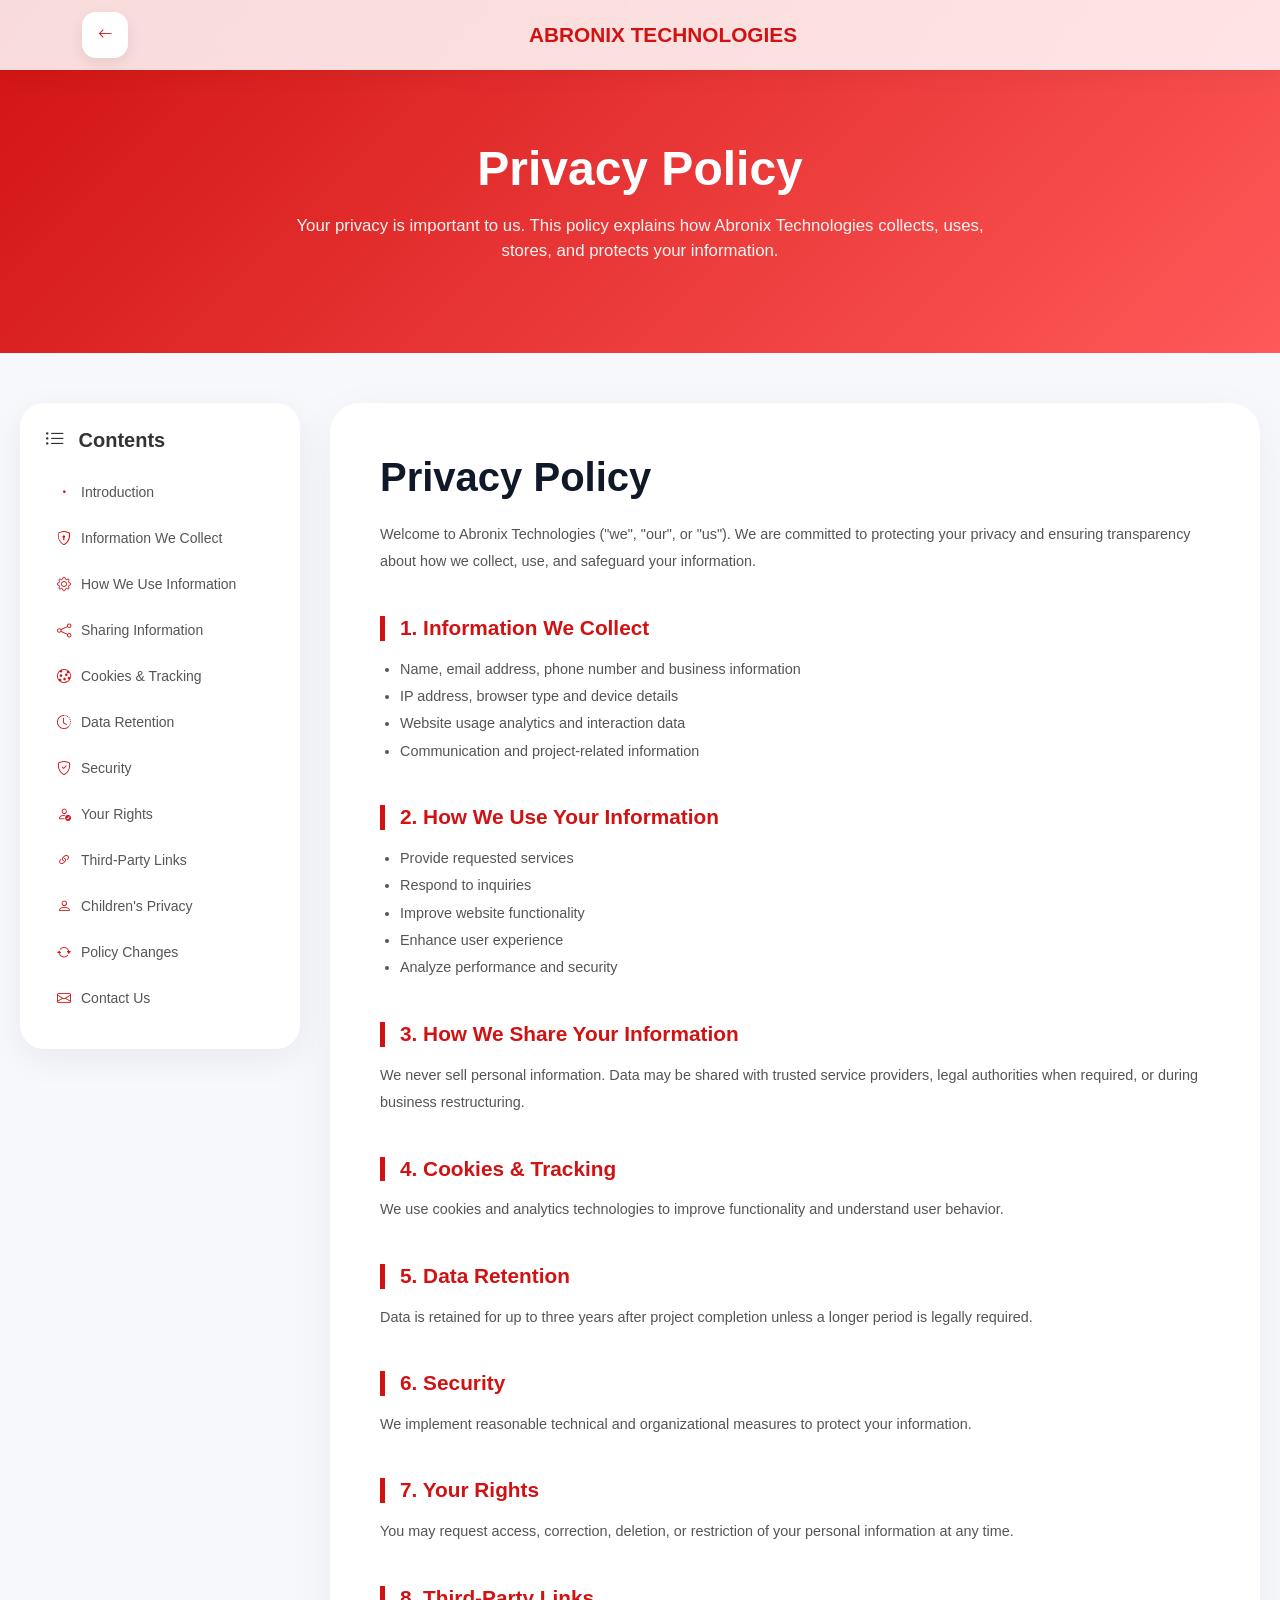
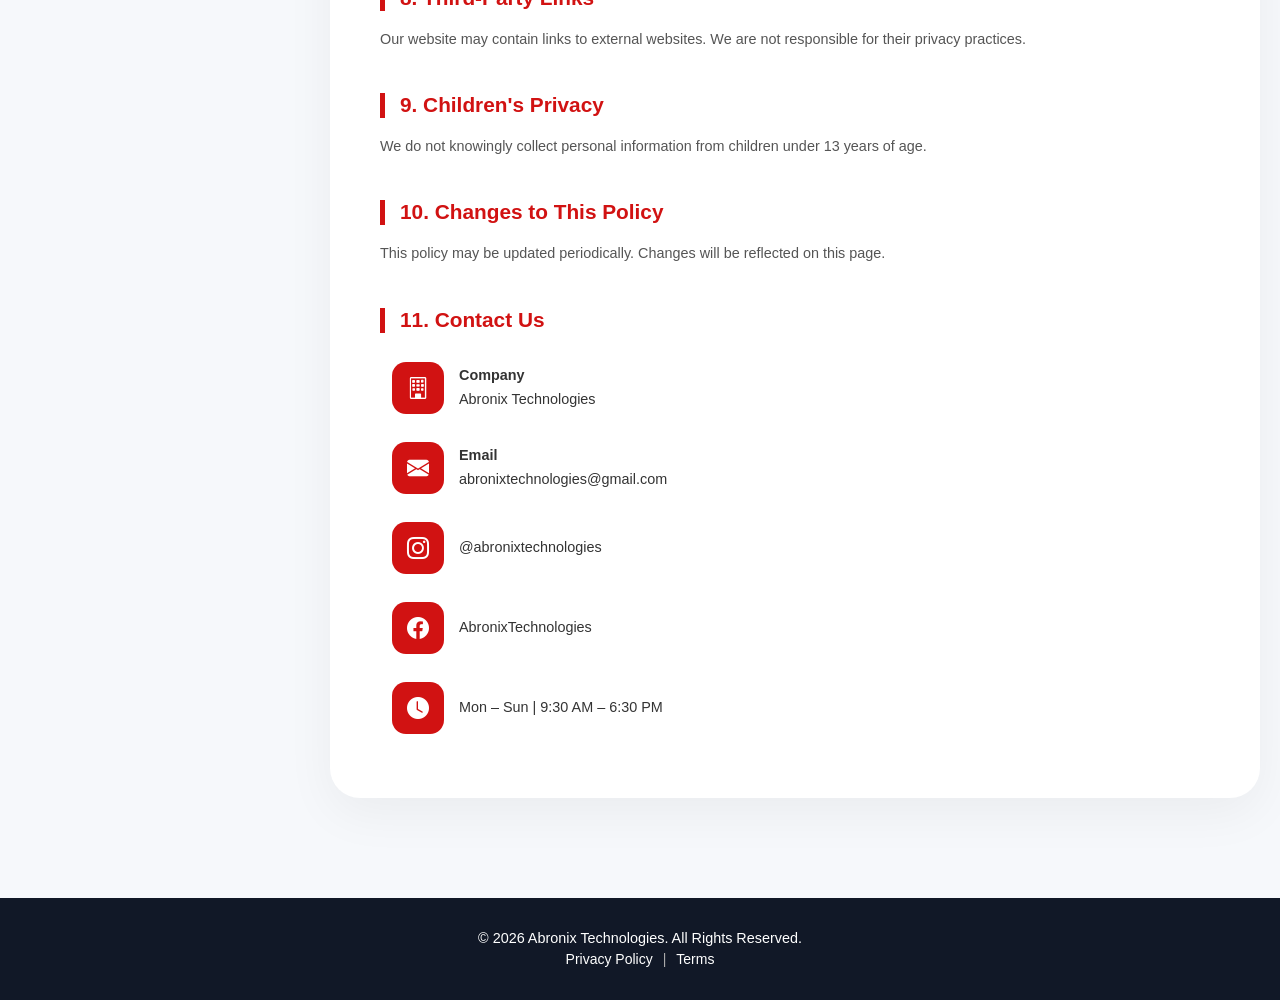
<file: privacy.html>
<!DOCTYPE html>
<html lang="en">
<head>
    <meta charset="UTF-8">
    <meta name="viewport" content="width=device-width, initial-scale=1.0">

    <!-- ══ GOOGLE SEO ══ -->    
    <meta name="google-site-verification" content="BKKp4MAtDYce9E1KdZ9TclviGkEOBmXg_sfoEr4LxzI" />
    <!-- ══ <meta name="google-site-verification" content="-jVodisllGC3Qnvrtyi6t5Tz7KLiRiRewOuUm_UiM5c" />  ══ -->
     
    <!-- Google tag (gtag.js) -->
    <!-- Google Analytics -->
    <script async src="https://www.googletagmanager.com/gtag/js?id=G-H3DP1MNZKC"></script>
    <script>
      window.dataLayer = window.dataLayer || [];
      function gtag(){dataLayer.push(arguments);}
      gtag('js', new Date());

      gtag('config', 'G-H3DP1MNZKC');
    </script>


     <!-- Google Tag Manager 09-06-2026 -->
     <script>(function(w,d,s,l,i){w[l]=w[l]||[];w[l].push({'gtm.start':
     new Date().getTime(),event:'gtm.js'});var f=d.getElementsByTagName(s)[0],
     j=d.createElement(s),dl=l!='dataLayer'?'&l='+l:'';j.async=true;j.src=
     'https://www.googletagmanager.com/gtm.js?id='+i+dl;f.parentNode.insertBefore(j,f);
     })(window,document,'script','dataLayer','GTM-KQ2D8WPD');</script>
     <!-- End Google Tag Manager -->
     
     <!-- ══ GOOGLE SEO ══ -->

    <!-- PRIMARY SEO -->
    <title>Privacy Policy | Abronix Technologies</title>
    <meta name="title" content="Privacy Policy | Abronix Technologies">
    <meta name="description" content="Read the Privacy Policy of Abronix Technologies. Learn how we collect, use, and protect your personal information when using our website and services.">
    <meta name="robots" content="noindex, follow">
    <meta name="author" content="Abronix Technologies">
    <meta name="theme-color" content="#d11212">

    <!-- CANONICAL -->
    <link rel="canonical" href="https://abronixtechnologies.github.io/abronix-landing/privacy.html">

    <!-- Open Graph (for WhatsApp, Facebook sharing) -->
    <meta property="og:type" content="website">
    <meta property="og:title" content="Privacy Policy | Abronix Technologies">
    <meta property="og:description" content="Understand how we collect, use, and protect your personal information.">
    <meta property="og:url" content="https://abronixtechnologies.github.io/abronix-landing/privacy.html">
    <meta property="og:image" content="https://abronixtechnologies.github.io/abronix-landing/images/og-image.png">
    <meta property="og:site_name" content="Abronix Technologies">

    <!-- TWITTER CARD -->
    <!--<meta name="twitter:card" content="summary">
    <meta name="twitter:title" content="Privacy Policy | Abronix Technologies">
    <meta name="twitter:description" content="How Abronix Technologies handles your data and privacy.">
    <meta name="twitter:image" content="https://abronixtechnologies.github.io/abronix-landing/images/og-image.png">
    <meta name="twitter:site" content="@abronix">-->

    <!-- ══ ICONS / FAVICON FIXED ══ -->
    <link rel="icon" type="image/png" href="images/favicon.ico">
    <link rel="apple-touch-icon" href="images/apple-touch-icon.png">

    <link href="https://cdn.jsdelivr.net/npm/bootstrap@5.3.3/dist/css/bootstrap.min.css" rel="stylesheet">
    <link href="https://cdn.jsdelivr.net/npm/bootstrap-icons@1.11.3/font/bootstrap-icons.css" rel="stylesheet">

    <style>
        :root {
            --primary:#d11212;
            --primary-light:#ffe9e9;
            --dark:#111827;
            --gray:#6b7280;
        }

        * {
            margin: 0;
            padding: 0;
            box-sizing: border-box;
        }

        html {
            scroll-behavior: smooth;
            scroll-padding-top: 140px;
        }

        h2, section {
            scroll-margin-top: 140px;
        }

        body {
            font-family: 'Poppins',sans-serif;
            background: #f6f8fb;
            color: #333;
            font-size: .9rem;
        }

        /* =========================
                NAVBAR
        ========================= */

        .navbar {
            background: rgba(255,255,255,.85);
            backdrop-filter: blur(18px);
            box-shadow: 0 5px 20px rgba(0,0,0,.05);
            padding: 12px 0;
        }

        .navbar-brand {
            font-size: 1.6rem;
            font-weight: 800;
            color: var(--primary)!important;
        }

        .back-btn {
            width: 46px;
            height: 46px;
            border-radius: 14px;
            background: #fff;
            display: flex;
            align-items: center;
            justify-content: center;
            text-decoration: none;
            color: var(--primary);
            box-shadow: 0 5px 15px rgba(0,0,0,.08);
            transition: .3s;
        }

            .back-btn:hover {
                background: var(--primary);
                color: #fff;
            }

        /* =========================
                HERO
        ========================= */
        .hero {
            padding: 140px 20px 90px;
            background: linear-gradient(135deg,#d11212,#ff5959);
            color: #fff;
            text-align: center;
        }

            .hero h1 {
                font-size: 3rem;
                font-weight: 900;
                margin-bottom: 15px;
            }

            .hero p {
                max-width: 700px;
                margin: auto;
                opacity: .95;
                font-size: 1.05rem;
            }

        /* =========================
                 MAIN LAYOUT
        ========================= */

        .policy-container {
            width: 100%;
            max-width: 1300px;
            margin: auto;
            padding: 50px 20px;
            display: grid;
            grid-template-columns: 280px minmax(0, 1fr);
            gap: 30px;
        }

        /* =========================
                 SIDEBAR
        ========================= */

        .toc {
            position: sticky;
            top: 100px;
            background: #fff;
            border-radius: 24px;
            padding: 25px;
            height: max-content;
            box-shadow: 0 10px 35px rgba(0,0,0,.06);
        }

            .toc h5 {
                font-weight: 800;
                margin-bottom: 20px;
            }

            .toc a {
                display: flex;
                align-items: center;
                gap: 10px;
                padding: 10px 12px;
                text-decoration: none;
                color: #555;
                border-radius: 12px;
                transition: .3s;
                margin-bottom: 5px;
                font-size: 14px;
            }

                .toc a i {
                    color: var(--primary);
                }

                .toc a:hover {
                    background: var(--primary);
                    color: #fff;
                    transform: translateX(5px);
                }

                    .toc a:hover i {
                        color: #fff;
                    }

        /* =========================
                 CONTENT CARD
        ========================= */

        .policy-content {
            background: #fff;
            border-radius: 30px;
            padding: 50px;
            box-shadow: 0 15px 50px rgba(0,0,0,.05);
        }

            .policy-content h1 {
                font-weight: 900;
                color: var(--dark);
                margin-bottom: 20px;
            }

            .policy-content h2 {
                margin-top: 40px;
                margin-bottom: 15px;
                font-size: 1.3rem;
                font-weight: 800;
                color: var(--primary);
                border-left: 5px solid var(--primary);
                padding-left: 15px;
            }

            .policy-content p,
            .policy-content li {
                color: #555;
                line-height: 1.9;
            }

            .policy-content ul {
                padding-left: 20px;
            }

        /* =========================
                 CONTACT CARD
        ========================= */

        /* =========================
   CONTACT CARD FINAL FIX
========================= */

        /* Remove underline from links */
        .contact-card a,
        .contact-card a:hover,
        .contact-card a:focus,
        .contact-card a:active,
        .contact-card a:visited {
            display: block;
            text-decoration: none !important;
            color: inherit;
        }

        /* Contact item layout */
        .contact-item {
            display: flex;
            align-items: center;
            gap: 15px;
            width: 100%;
            padding: 14px 12px;
            border-radius: 16px;
            transition: all .3s ease;
            position: relative;
            overflow: hidden;
        }

            /* Icon */
            .contact-item i {
                width: 52px;
                min-width: 52px;
                height: 52px;
                border-radius: 14px;
                background: var(--primary);
                color: #fff;
                display: flex;
                align-items: center;
                justify-content: center;
                font-size: 22px;
                flex-shrink: 0;
            }

            /* Text area */
            .contact-item div {
                flex: 1;
                min-width: 0;
                line-height: 1.5;
                overflow-wrap: break-word;
                word-break: break-word;
            }

            /* Label */
            .contact-item strong {
                display: block;
                margin-bottom: 2px;
            }

            /* HOVER EFFECT (LIFT + GLOW) */
            .contact-item:hover {
                background: #ffffff;
                transform: translateY(-6px);
                box-shadow: 0 12px 30px rgba(0,0,0,.08);
            }

                /* ICON HOVER EFFECT */
                .contact-item:hover i {
                    transform: scale(1.1) rotate(5deg);
                    background: #111827;
                }

                /* TEXT HOVER */
                .contact-item:hover a,
                .contact-item:hover div {
                    color: var(--primary);
                }

            /* LEFT RED GLOW BAR */
            .contact-item::before {
                content: "";
                position: absolute;
                left: 0;
                top: 0;
                height: 100%;
                width: 4px;
                background: var(--primary);
                transform: scaleY(0);
                transition: .3s ease;
                border-radius: 4px;
            }

            .contact-item:hover::before {
                transform: scaleY(1);
            }

            .contact-item a {
                text-decoration: none;
                color: #444;
                font-weight: 500;
                transition: .3s;
            }

                .contact-item a:hover {
                    color: var(--primary);
                }

        /* =========================
   FOOTER
========================= */

        .footer {
            background: var(--dark);
            color: #fff;
            text-align: center;
            padding: 30px;
            margin-top: 50px;
        }

        /* =========================
   FLOATING BUTTON
========================= */

        .floating-btn {
            position: fixed;
            right: 20px;
            bottom: 20px;
            width: 60px;
            height: 60px;
            border: none;
            border-radius: 18px;
            background: var(--primary);
            color: #fff;
            font-size: 24px;
            display: none;
            align-items: center;
            justify-content: center;
            cursor: pointer;
            box-shadow: 0 10px 25px rgba(209,18,18,.35);
            z-index: 999;
        }

        /* =========================
   MOBILE
========================= */

        @media (max-width: 991px) {
            .policy-container {
                grid-template-columns: 1fr;
            }

            .toc {
                position: relative;
                top: 0;
            }

            .policy-content {
                padding: 25px;
            }

            .hero h1 {
                font-size: 2.2rem;
            }
        }

        .footer-links {
            display: flex;
            justify-content: center;
            gap: 10px;
            flex-wrap: wrap;
            font-size: 14px;
        }

        .footer a {
            color: #fff;
            text-decoration: none;
            position: relative;
            transition: all 0.3s ease;
        }

            /* Hover color + lift effect */
            .footer a:hover {
                color: #d11212;
                transform: translateY(-2px);
            }

            /* Underline animation */
            .footer a::after {
                content: "";
                position: absolute;
                left: 0;
                bottom: -3px;
                width: 0%;
                height: 2px;
                background: #d11212;
                transition: width 0.3s ease;
            }

            .footer a:hover::after {
                width: 100%;
            }

        .footer span {
            color: #aaa;
        }

        @media (max-width: 600px) {
            .footer-links {
                flex-direction: row;
                gap: 5px;
            }
        }


        /*-----*/
        /* =========================
   MOBILE OVERFLOW FIX
========================= */

        html,
        body {
            width: 100%;
            overflow-x: hidden;
        }

        /* Prevent any element from exceeding screen width */
        * {
            max-width: 100%;
        }

        /* Responsive Navbar */
        .navbar-brand {
            text-align: center;
            white-space: normal;
            line-height: 1.2;
            font-size: 1.3rem;
        }

        /* Hero Section */
        .hero h1 {
            font-size: clamp(1.8rem, 6vw, 3rem);
            word-break: break-word;
        }

        .hero p {
            word-wrap: break-word;
        }

        /* Content Area */
        .policy-content,
        .contact-card,
        .toc {
            width: 100%;
            overflow: hidden;
        }

        /* Contact Items */
        .contact-item {
            flex-wrap: wrap;
        }

            .contact-item div,
            .contact-item a {
                overflow-wrap: break-word;
                word-break: break-word;
            }

        /* Images */
        img {
            max-width: 100%;
            height: auto;
        }

        /* =========================
   TABLET & MOBILE
========================= */
        @media (max-width: 991px) {

            .policy-container {
                grid-template-columns: 1fr;
                padding: 20px 15px;
                gap: 20px;
            }

            .toc {
                position: relative;
                top: 0;
                width: 100%;
            }

            .policy-content {
                padding: 25px 20px;
            }

            .hero {
                padding: 120px 15px 70px;
            }

                .hero h1 {
                    font-size: 2.2rem;
                }
        }

        /* =========================
   EXTRA SMALL DEVICES
   (320px - 480px)
========================= */
        @media (max-width: 480px) {

            .navbar {
                padding: 10px 0;
            }

            .navbar-brand {
                font-size: 0.9rem;
                max-width: 180px;
            }

            .back-btn {
                width: 40px;
                height: 40px;
            }

            .hero {
                padding: 100px 15px 50px;
            }

                .hero h1 {
                    font-size: 1.8rem;
                    margin-bottom: 10px;
                }

                .hero p {
                    font-size: 0.9rem;
                }

            .policy-container {
                padding: 15px 10px;
            }

            .policy-content {
                padding: 15px;
                border-radius: 20px;
            }

                .policy-content h1 {
                    font-size: 1.8rem;
                }

                .policy-content h2 {
                    font-size: 1.05rem;
                    padding-left: 10px;
                }

            .toc {
                padding: 15px;
                border-radius: 18px;
            }

                .toc a {
                    font-size: 13px;
                    padding: 8px 10px;
                }

            .contact-card {
                padding: 15px;
            }

            .contact-item {
                gap: 10px;
                padding: 10px;
            }

                .contact-item i {
                    width: 42px;
                    height: 42px;
                    font-size: 18px;
                }

            .footer {
                padding: 20px 10px;
                font-size: 13px;
            }

            .footer-links {
                gap: 5px;
            }
        }


        /* =========================
   MOBILE FIX
========================= */

        @media (max-width: 480px) {

            .contact-item {
                align-items: flex-start;
                gap: 12px;
                padding: 10px;
            }

                .contact-item i {
                    width: 44px;
                    min-width: 44px;
                    height: 44px;
                    font-size: 18px;
                    margin-top: 2px;
                }

                .contact-item div {
                    font-size: 14px;
                }
        }
    </style>
</head>

<body>

    <!-- NAVBAR -->
    <nav class="navbar fixed-top" id="navbar">
        <div class="container">

            <a href="index.html" class="back-btn">
                <i class="bi bi-arrow-left"></i>
            </a>

            <a class="navbar-brand mx-auto" href="#">ABRONIX TECHNOLOGIES
            </a>

        </div>
    </nav>

    <!-- HERO -->
    <section class="hero">
        <div class="container">
            <h1>Privacy Policy</h1>
            <p>
                Your privacy is important to us. This policy explains how
            Abronix Technologies collects, uses, stores, and protects
            your information.
            </p>
        </div>
    </section>

    <!-- CONTENT -->
    <div class="policy-container">

        <!-- SIDEBAR -->
        <div class="toc">

            <h5>
                <i class="bi bi-list-ul me-2"></i>
                Contents
            </h5>

            <a href="#intro"><i class="bi bi-dot"></i>Introduction</a>
            <a href="#collect"><i class="bi bi-shield-lock"></i>Information We Collect</a>
            <a href="#use"><i class="bi bi-gear"></i>How We Use Information</a>
            <a href="#share"><i class="bi bi-share"></i>Sharing Information</a>
            <a href="#cookies"><i class="bi bi-cookie"></i>Cookies & Tracking</a>
            <a href="#retain"><i class="bi bi-clock-history"></i>Data Retention</a>
            <a href="#security"><i class="bi bi-shield-check"></i>Security</a>
            <a href="#rights"><i class="bi bi-person-check"></i>Your Rights</a>
            <a href="#links"><i class="bi bi-link-45deg"></i>Third-Party Links</a>
            <a href="#children"><i class="bi bi-person"></i>Children's Privacy</a>
            <a href="#changes"><i class="bi bi-arrow-repeat"></i>Policy Changes</a>
            <a href="#contact"><i class="bi bi-envelope"></i>Contact Us</a>

        </div>

        <!-- MAIN CONTENT -->
        <div class="policy-content">

            <h1>Privacy Policy</h1>

            <p id="intro">
                Welcome to Abronix Technologies ("we", "our", or "us").
            We are committed to protecting your privacy and ensuring
            transparency about how we collect, use, and safeguard your information.
       
            </p>

            <h2 id="collect">1. Information We Collect</h2>

            <ul>
                <li>Name, email address, phone number and business information</li>
                <li>IP address, browser type and device details</li>
                <li>Website usage analytics and interaction data</li>
                <li>Communication and project-related information</li>
            </ul>

            <h2 id="use">2. How We Use Your Information</h2>

            <ul>
                <li>Provide requested services</li>
                <li>Respond to inquiries</li>
                <li>Improve website functionality</li>
                <li>Enhance user experience</li>
                <li>Analyze performance and security</li>
            </ul>

            <h2 id="share">3. How We Share Your Information</h2>

            <p>
                We never sell personal information. Data may be shared
            with trusted service providers, legal authorities when
            required, or during business restructuring.
       
            </p>

            <h2 id="cookies">4. Cookies & Tracking</h2>

            <p>
                We use cookies and analytics technologies to improve
            functionality and understand user behavior.
       
            </p>

            <h2 id="retain">5. Data Retention</h2>

            <p>
                Data is retained for up to three years after project
            completion unless a longer period is legally required.
       
            </p>

            <h2 id="security">6. Security</h2>

            <p>
                We implement reasonable technical and organizational
            measures to protect your information.
       
            </p>

            <h2 id="rights">7. Your Rights</h2>

            <p>
                You may request access, correction, deletion, or restriction
            of your personal information at any time.
       
            </p>

            <h2 id="links">8. Third-Party Links</h2>

            <p>
                Our website may contain links to external websites.
            We are not responsible for their privacy practices.
       
            </p>

            <h2 id="children">9. Children's Privacy</h2>

            <p>
                We do not knowingly collect personal information from
            children under 13 years of age.
       
            </p>

            <h2 id="changes">10. Changes to This Policy</h2>

            <p>
                This policy may be updated periodically. Changes will be
            reflected on this page.
       
            </p>

            <h2 id="contact">11. Contact Us</h2>

            <div class="contact-card">

                <div class="contact-item">
                    <i class="bi bi-building"></i>
                    <div>
                        <strong>Company</strong>
                        Abronix Technologies
   
                    </div>
                </div>

                <a href="mailto:abronixtechnologies@gmail.com">
                    <div class="contact-item">
                        <i class="bi bi-envelope-fill"></i>
                        <div>
                            <strong>Email</strong>
                            abronixtechnologies@gmail.com
       
                        </div>
                    </div>
                </a>

                <a href="https://www.instagram.com/abronixtechnologies" target="_blank">
                    <div class="contact-item">
                        <i class="bi bi-instagram"></i>
                        <div>
                            @abronixtechnologies
                        </div>
                    </div>
                </a>

                <a href="https://www.facebook.com/AbronixTechnologies" target="_blank">
                    <div class="contact-item">
                        <i class="bi bi-facebook"></i>
                        <div>
                            AbronixTechnologies
                        
                        </div>
                    </div>
                </a>

                <div class="contact-item">
                    <i class="bi bi-clock-fill"></i>
                    <div>
                        Mon – Sun | 9:30 AM – 6:30 PM
               
                    </div>
                </div>

            </div>

        </div>
    </div>

    <!-- FOOTER -->
    <footer class="footer">
        © 2026 Abronix Technologies. All Rights Reserved.
          <div class="footer-links">
              <a href="#intro">Privacy Policy</a>
              <span>|</span>
              <a href="terms.html">Terms</a>
          </div>
    </footer>

    <!-- SCROLL TOP -->
    <button class="floating-btn" id="topBtn">
        <i class="bi bi-arrow-up"></i>
    </button>

    <script src="js/privacy-terms.js"></script>
</body>
</html>
</file>
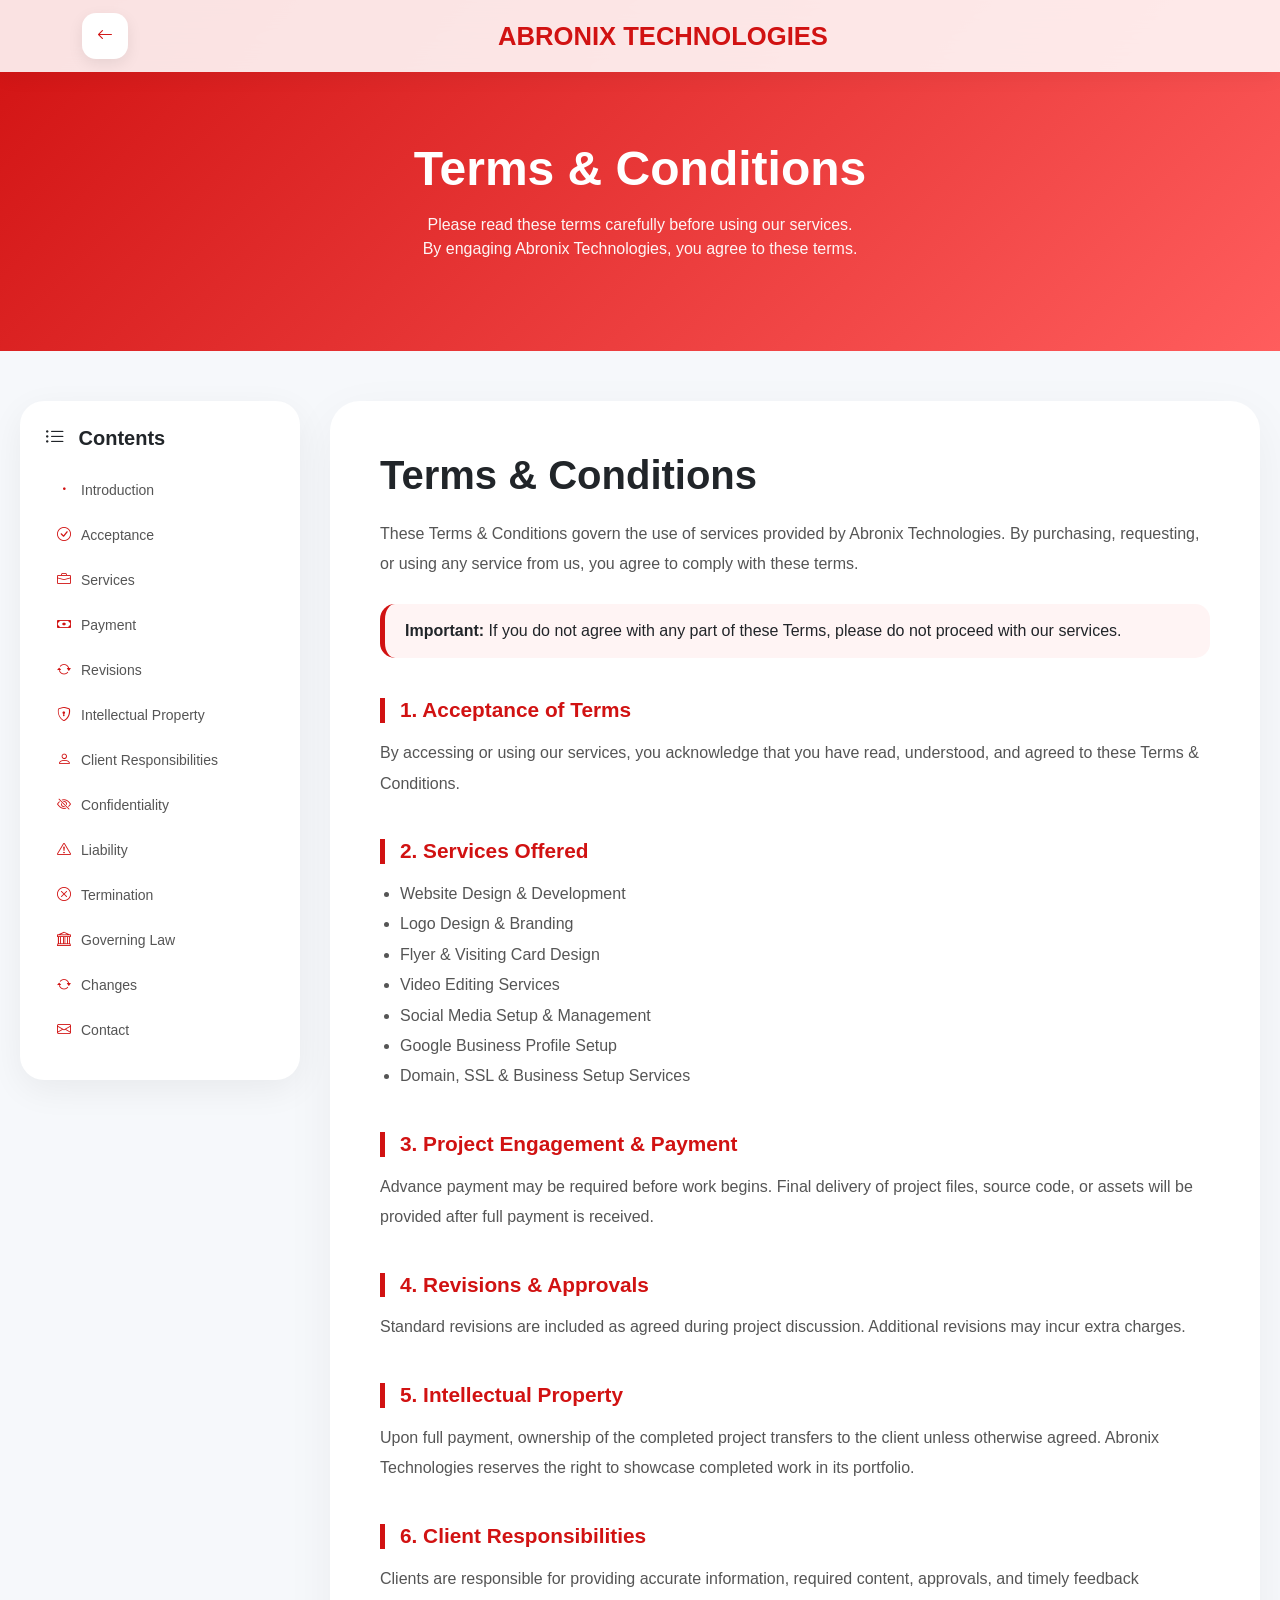
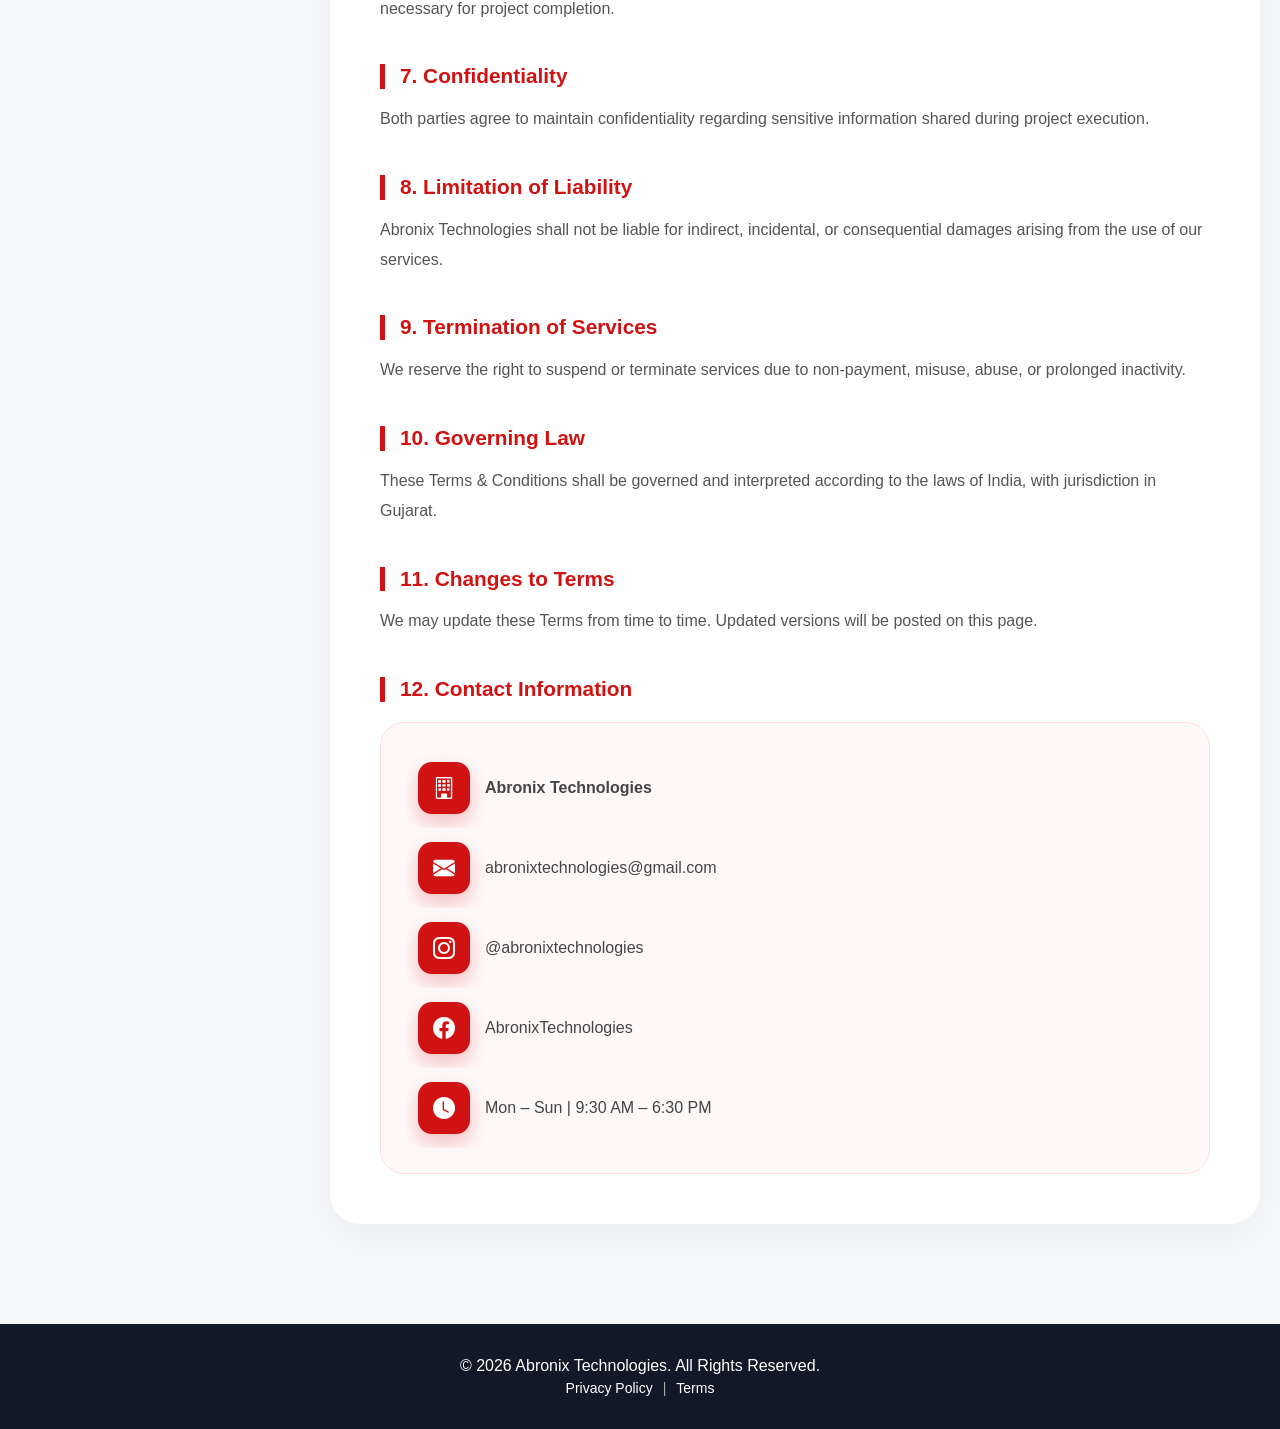
<file: terms.html>
<!DOCTYPE html>
<html lang="en">
<head>
    <meta charset="UTF-8">
    <meta name="viewport" content="width=device-width, initial-scale=1.0">

    <!-- ══ GOOGLE SEO ══ -->    
    <meta name="google-site-verification" content="BKKp4MAtDYce9E1KdZ9TclviGkEOBmXg_sfoEr4LxzI" />
    <!-- ══ <meta name="google-site-verification" content="-jVodisllGC3Qnvrtyi6t5Tz7KLiRiRewOuUm_UiM5c" />  ══ -->
     
    <!-- Google tag (gtag.js) -->
    <!-- Google Analytics -->
    <script async src="https://www.googletagmanager.com/gtag/js?id=G-H3DP1MNZKC"></script>
    <script>
      window.dataLayer = window.dataLayer || [];
      function gtag(){dataLayer.push(arguments);}
      gtag('js', new Date());

      gtag('config', 'G-H3DP1MNZKC');
    </script>


     <!-- Google Tag Manager 09-06-2026 -->
     <script>(function(w,d,s,l,i){w[l]=w[l]||[];w[l].push({'gtm.start':
     new Date().getTime(),event:'gtm.js'});var f=d.getElementsByTagName(s)[0],
     j=d.createElement(s),dl=l!='dataLayer'?'&l='+l:'';j.async=true;j.src=
     'https://www.googletagmanager.com/gtm.js?id='+i+dl;f.parentNode.insertBefore(j,f);
     })(window,document,'script','dataLayer','GTM-KQ2D8WPD');</script>
     <!-- End Google Tag Manager -->
     
     <!-- ══ GOOGLE SEO ══ -->

    <!-- PRIMARY SEO -->
    <title>Terms &amp; Conditions | Abronix Technologies</title>
    <meta name="title" content="Terms & Conditions | Abronix Technologies">
    <meta name="description" content="Read the Terms & Conditions of Abronix Technologies. Understand our policies for website design, development, payments, revisions, and services.">
    <meta name="robots" content="noindex, follow">
    <meta name="author" content="Abronix Technologies">
    <meta name="theme-color" content="#d11212">

    <!-- CANONICAL -->
    <link rel="canonical" href="https://abronixtechnologies.github.io/abronix-landing/terms.html">

    <!-- Open Graph (for WhatsApp, Facebook sharing) -->
    <meta property="og:type" content="website">
    <meta property="og:title" content="Terms & Conditions | Abronix Technologies">
    <meta property="og:description" content="Read the Terms & Conditions of Abronix Technologies for website design, development, and digital services.">
    <meta property="og:url" content="https://abronixtechnologies.github.io/abronix-landing/terms.html">
    <meta property="og:image" content="https://abronixtechnologies.github.io/abronix-landing/images/og-image.png">
    <meta property="og:site_name" content="Abronix Technologies">

    <!-- Twitter Card -->
    <!--<meta name="twitter:card" content="summary">
    <meta name="twitter:title" content="Terms & Conditions | Abronix Technologies">
    <meta name="twitter:description" content="Read the Terms & Conditions of Abronix Technologies.">
    <meta name="twitter:image" content="https://abronixtechnologies.github.io/abronix-landing/og-image.png">
    <meta name="twitter:site" content="@abronix">-->

    <!-- ══ ICONS / FAVICON FIXED ══ -->
    <link rel="icon" type="image/png" href="images/favicon.ico">
    <link rel="apple-touch-icon" href="images/apple-touch-icon.png">

    <link href="https://cdn.jsdelivr.net/npm/bootstrap@5.3.3/dist/css/bootstrap.min.css" rel="stylesheet">
    <link href="https://cdn.jsdelivr.net/npm/bootstrap-icons@1.11.3/font/bootstrap-icons.css" rel="stylesheet">

    <style>
        :root {
            --primary:#d11212;
            --primary-light:#ffe9e9;
            --dark:#111827;
        }

        * {
            margin: 0;
            padding: 0;
            box-sizing: border-box;
        }

        html {
            scroll-behavior: smooth;
            scroll-padding-top: 140px;
        }

        h2, section {
            scroll-margin-top: 140px;
        }

        body {
            font-family: 'Poppins',sans-serif;
            background: #f6f8fb;
        }

        /* NAVBAR */

        .navbar {
            background: rgba(255,255,255,.88);
            backdrop-filter: blur(18px);
            box-shadow: 0 5px 20px rgba(0,0,0,.05);
            padding: 12px 0;
        }

        .navbar-brand {
            font-size: 1.6rem;
            font-weight: 800;
            color: var(--primary)!important;
        }

        .back-btn {
            width: 46px;
            height: 46px;
            border-radius: 14px;
            background: #fff;
            display: flex;
            align-items: center;
            justify-content: center;
            text-decoration: none;
            color: var(--primary);
            box-shadow: 0 5px 15px rgba(0,0,0,.08);
            transition: .3s;
        }

            .back-btn:hover {
                background: var(--primary);
                color: #fff;
            }

        /* HERO */

        .hero {
            background: linear-gradient(135deg,#d11212,#ff5d5d);
            color: #fff;
            padding: 140px 20px 90px;
            text-align: center;
        }

            .hero h1 {
                font-size: 3rem;
                font-weight: 900;
                margin-bottom: 15px;
            }

            .hero p {
                max-width: 750px;
                margin: auto;
                opacity: .95;
            }

        /* LAYOUT */

        .page-wrapper {
            max-width: 1300px;
            margin: auto;
            padding: 50px 20px;
            display: grid;
            grid-template-columns: 280px 1fr;
            gap: 30px;
        }

        /* SIDEBAR */

        .toc {
            position: sticky;
            top: 100px;
            background: #fff;
            border-radius: 24px;
            padding: 25px;
            box-shadow: 0 10px 35px rgba(0,0,0,.06);
            height: max-content;
        }

            .toc h5 {
                font-weight: 800;
                margin-bottom: 20px;
            }

            .toc a {
                display: flex;
                align-items: center;
                gap: 10px;
                padding: 10px 12px;
                text-decoration: none;
                color: #555;
                border-radius: 12px;
                transition: .3s;
                margin-bottom: 4px;
                font-size: 14px;
            }

                .toc a i {
                    color: var(--primary);
                }

                .toc a:hover {
                    background: var(--primary);
                    color: #fff;
                    transform: translateX(5px);
                }

                    .toc a:hover i {
                        color: #fff;
                    }

        /* CONTENT */

        .content-card {
            background: #fff;
            border-radius: 30px;
            padding: 50px;
            box-shadow: 0 15px 50px rgba(0,0,0,.05);
        }

            .content-card h1 {
                font-weight: 900;
                margin-bottom: 20px;
            }

            .content-card h2 {
                margin-top: 40px;
                margin-bottom: 15px;
                color: var(--primary);
                font-size: 1.3rem;
                font-weight: 800;
                border-left: 5px solid var(--primary);
                padding-left: 15px;
            }

            .content-card p,
            .content-card li {
                color: #555;
                line-height: 1.9;
            }

            .content-card ul {
                padding-left: 20px;
            }

        /* ALERT */

        .notice {
            background: #fff4f4;
            border-left: 5px solid var(--primary);
            padding: 15px 20px;
            border-radius: 15px;
            margin: 25px 0;
        }

        /* CONTACT CARD */

        .contact-card {
            margin-top: 20px;
            background: #fff8f8;
            border: 1px solid #ffdede;
            border-radius: 24px;
            padding: 25px;
        }

            .contact-card a {
                text-decoration: none;
            }

        /* CARD ITEM (ANIMATED) */
        .contact-item {
            display: flex;
            align-items: center;
            gap: 15px;
            padding: 14px 12px;
            border-radius: 16px;
            transition: all .3s ease;
            position: relative;
            overflow: hidden;
            cursor: pointer;
        }

            /* ICON */
            .contact-item i {
                width: 52px;
                height: 52px;
                border-radius: 14px;
                background: var(--primary);
                color: #fff;
                display: flex;
                align-items: center;
                justify-content: center;
                font-size: 22px;
                flex-shrink: 0;
                transition: all .3s ease;
                box-shadow: 0 8px 18px rgba(209,18,18,.25);
            }

            /* TEXT */
            .contact-item a,
            .contact-item div {
                text-decoration: none;
                color: #444;
                font-weight: 500;
                transition: .3s;
            }

            /* HOVER EFFECT (LIFT + GLOW) */
            .contact-item:hover {
                background: #ffffff;
                transform: translateY(-6px);
                box-shadow: 0 12px 30px rgba(0,0,0,.08);
            }

                /* ICON HOVER EFFECT */
                .contact-item:hover i {
                    transform: scale(1.1) rotate(5deg);
                    background: #111827;
                }

                /* TEXT HOVER */
                .contact-item:hover a,
                .contact-item:hover div {
                    color: var(--primary);
                }

            /* LEFT RED GLOW BAR */
            .contact-item::before {
                content: "";
                position: absolute;
                left: 0;
                top: 0;
                height: 100%;
                width: 4px;
                background: var(--primary);
                transform: scaleY(0);
                transition: .3s ease;
                border-radius: 4px;
            }

            .contact-item:hover::before {
                transform: scaleY(1);
            }

            .contact-item i {
                width: 52px;
                height: 52px;
                border-radius: 15px;
                background: var(--primary);
                color: #fff;
                display: flex;
                align-items: center;
                justify-content: center;
                font-size: 22px;
                flex-shrink: 0;
            }

            .contact-item a {
                text-decoration: none;
                color: #444;
                font-weight: 500;
                transition: .3s;
            }

                .contact-item a:hover {
                    color: var(--primary);
                }

        /* FOOTER */

        .footer {
            background: var(--dark);
            color: #fff;
            text-align: center;
            padding: 30px;
            margin-top: 50px;
        }

        /* SCROLL BUTTON */

        .scroll-top {
            position: fixed;
            right: 20px;
            bottom: 20px;
            width: 60px;
            height: 60px;
            border: none;
            border-radius: 18px;
            background: var(--primary);
            color: #fff;
            font-size: 24px;
            display: none;
            align-items: center;
            justify-content: center;
            cursor: pointer;
            box-shadow: 0 10px 25px rgba(209,18,18,.35);
            z-index: 999;
        }

        /* MOBILE */
        @media (max-width: 991px) {
            .page-wrapper {
                grid-template-columns: 1fr;
            }

            .toc {
                position: relative;
                top: 0;
            }

            .content-card {
                padding: 25px;
            }

            .hero h1 {
                font-size: 2.2rem;
            }
        }

        .footer-links {
            display: flex;
            justify-content: center;
            gap: 10px;
            flex-wrap: wrap;
            font-size: 14px;
        }

        .footer a {
            color: #fff;
            text-decoration: none;
            position: relative;
            transition: all 0.3s ease;
        }

            /* Hover color + lift effect */
            .footer a:hover {
                color: #d11212;
                transform: translateY(-2px);
            }

            /* Underline animation */
            .footer a::after {
                content: "";
                position: absolute;
                left: 0;
                bottom: -3px;
                width: 0%;
                height: 2px;
                background: #d11212;
                transition: width 0.3s ease;
            }

            .footer a:hover::after {
                width: 100%;
            }

        .footer span {
            color: #aaa;
        }

        @media (max-width: 600px) {
            .footer-links {
                flex-direction: row;
                gap: 5px;
            }
        }

        /*----------------------*/
        /* =========================
   FINAL MOBILE + EXTRA SMALL FIX
   (TERMS PAGE CLEAN VERSION)
========================= */

        /* global safety */
        html,
        body {
            width: 100%;
            overflow-x: hidden;
        }

        /* prevent layout overflow */
        * {
            box-sizing: border-box;
            max-width: 100%;
        }

        /* =========================
   HERO FIX
========================= */

        .hero h1 {
            font-size: clamp(1.7rem, 6vw, 3rem);
            line-height: 1.2;
        }

        /* =========================
   GRID FIX
========================= */

        .page-wrapper {
            grid-template-columns: 280px minmax(0, 1fr);
        }

        /* =========================
   CONTENT SAFETY
========================= */

        .content-card {
            overflow: hidden;
        }

            .content-card p,
            .content-card li {
                word-break: break-word;
                overflow-wrap: break-word;
            }

        /* =========================
   CONTACT CARD FIX (FINAL CLEAN)
========================= */

        /* remove underline completely */
        .contact-card a,
        .contact-card a:visited,
        .contact-card a:hover,
        .contact-card a:active,
        .contact-card a:focus {
            text-decoration: none !important;
            color: inherit;
            display: block;
        }

        /* contact item layout */
        .contact-item {
            display: flex;
            align-items: center;
            gap: 15px;
            width: 100%;
            padding: 14px 12px;
            border-radius: 16px;
        }

            /* icon */
            .contact-item i {
                width: 52px;
                min-width: 52px;
                height: 52px;
                border-radius: 14px;
                background: var(--primary);
                color: #fff;
                display: flex;
                align-items: center;
                justify-content: center;
                font-size: 22px;
            }

            /* text */
            .contact-item div {
                flex: 1;
                min-width: 0;
                line-height: 1.5;
                word-break: break-word;
            }

        /* =========================
   TABLET FIX
========================= */

        @media (max-width: 991px) {

            .page-wrapper {
                grid-template-columns: 1fr;
                padding: 20px 15px;
                gap: 20px;
            }

            .toc {
                position: relative;
                top: 0;
            }

            .content-card {
                padding: 25px 20px;
            }

            .hero h1 {
                font-size: 2.2rem;
            }
        }

        /* =========================
   EXTRA SMALL DEVICE FIX (320–480px)
========================= */

        @media (max-width: 480px) {

            .content-card h2 {
                font-size: 1.05rem;
                padding-left: 10px;
            }
            /* navbar */
            .navbar-brand {
                font-size: 0.9rem;
                max-width: 170px;
            }

            .back-btn {
                width: 38px;
                height: 38px;
            }

            /* hero */
            .hero {
                padding: 110px 15px 60px;
            }

                .hero h1 {
                    font-size: 1.7rem;
                }

                .hero p {
                    font-size: 0.9rem;
                }

            /* layout spacing */
            .page-wrapper {
                padding: 12px !important;
                gap: 15px !important;
            }

            .content-card {
                padding: 15px;
                border-radius: 18px;
            }

            .toc {
                padding: 15px;
                border-radius: 18px;
            }

                .toc a {
                    font-size: 13px;
                    padding: 8px 10px;
                }

            /* contact fix */
            .contact-card {
                padding: 15px;
            }

            .contact-item {
                align-items: flex-start;
                gap: 10px;
                padding: 10px;
            }

                .contact-item i {
                    width: 42px;
                    min-width: 42px;
                    height: 42px;
                    font-size: 18px;
                    margin-top: 2px;
                }

                .contact-item div {
                    font-size: 13.5px;
                }

            /* footer */
            .footer {
                padding: 20px 10px;
                font-size: 13px;
            }
        }
    </style>
</head>

<body>

    <!-- NAVBAR -->
    <nav class="navbar fixed-top">
        <div class="container">

            <a href="index.html" class="back-btn">
                <i class="bi bi-arrow-left"></i>
            </a>

            <a class="navbar-brand mx-auto" href="#">ABRONIX TECHNOLOGIES
            </a>

        </div>
    </nav>

    <!-- HERO -->
    <section class="hero">
        <div class="container">
            <h1>Terms & Conditions</h1>
            <p>
                Please read these terms carefully before using our services.<br />
                By engaging Abronix Technologies, you agree to these terms.
            </p>
        </div>
    </section>

    <!-- CONTENT -->
    <div class="page-wrapper">

        <div class="toc">

            <h5>
                <i class="bi bi-list-ul me-2"></i>
                Contents
            </h5>

            <a href="#intro"><i class="bi bi-dot"></i>Introduction</a>
            <a href="#accept"><i class="bi bi-check-circle"></i>Acceptance</a>
            <a href="#services"><i class="bi bi-briefcase"></i>Services</a>
            <a href="#payment"><i class="bi bi-cash"></i>Payment</a>
            <a href="#revision"><i class="bi bi-arrow-repeat"></i>Revisions</a>
            <a href="#ip"><i class="bi bi-shield-lock"></i>Intellectual Property</a>
            <a href="#client"><i class="bi bi-person"></i>Client Responsibilities</a>
            <a href="#confidential"><i class="bi bi-eye-slash"></i>Confidentiality</a>
            <a href="#liability"><i class="bi bi-exclamation-triangle"></i>Liability</a>
            <a href="#termination"><i class="bi bi-x-circle"></i>Termination</a>
            <a href="#law"><i class="bi bi-bank"></i>Governing Law</a>
            <a href="#changes"><i class="bi bi-arrow-repeat"></i>Changes</a>
            <a href="#contact"><i class="bi bi-envelope"></i>Contact</a>

        </div>

        <div class="content-card">

            <h1>Terms & Conditions</h1>

            <p id="intro">
                These Terms & Conditions govern the use of services provided by
            Abronix Technologies. By purchasing, requesting, or using any
            service from us, you agree to comply with these terms.
            </p>

            <div class="notice">
                <strong>Important:</strong>
                If you do not agree with any part of these Terms,
            please do not proceed with our services.
            </div>

            <h2 id="accept">1. Acceptance of Terms</h2>
            <p>
                By accessing or using our services, you acknowledge that you
            have read, understood, and agreed to these Terms & Conditions.
            </p>

            <h2 id="services">2. Services Offered</h2>
            <ul>
                <li>Website Design & Development</li>
                <li>Logo Design & Branding</li>
                <li>Flyer &amp; Visiting Card Design</li>
                <li>Video Editing Services</li>
                <li>Social Media Setup & Management</li>
                <li>Google Business Profile Setup</li>
                <li>Domain, SSL & Business Setup Services</li>
            </ul>

            <h2 id="payment">3. Project Engagement & Payment</h2>
            <p>
                Advance payment may be required before work begins.
            Final delivery of project files, source code, or assets
            will be provided after full payment is received.
            </p>

            <h2 id="revision">4. Revisions & Approvals</h2>
            <p>
                Standard revisions are included as agreed during project
            discussion. Additional revisions may incur extra charges.
            </p>

            <h2 id="ip">5. Intellectual Property</h2>
            <p>
                Upon full payment, ownership of the completed project
            transfers to the client unless otherwise agreed.
            Abronix Technologies reserves the right to showcase
            completed work in its portfolio.
            </p>

            <h2 id="client">6. Client Responsibilities</h2>
            <p>
                Clients are responsible for providing accurate information,
            required content, approvals, and timely feedback necessary
            for project completion.
            </p>

            <h2 id="confidential">7. Confidentiality</h2>
            <p>
                Both parties agree to maintain confidentiality regarding
            sensitive information shared during project execution.
            </p>

            <h2 id="liability">8. Limitation of Liability</h2>
            <p>
                Abronix Technologies shall not be liable for indirect,
            incidental, or consequential damages arising from the
            use of our services.
            </p>

            <h2 id="termination">9. Termination of Services</h2>
            <p>
                We reserve the right to suspend or terminate services
            due to non-payment, misuse, abuse, or prolonged inactivity.
            </p>

            <h2 id="law">10. Governing Law</h2>
            <p>
                These Terms & Conditions shall be governed and interpreted
            according to the laws of India, with jurisdiction in Gujarat.
            </p>

            <h2 id="changes">11. Changes to Terms</h2>
            <p>
                We may update these Terms from time to time.
            Updated versions will be posted on this page.
            </p>

            <h2 id="contact">12. Contact Information</h2>

            <div class="contact-card">

                <div class="contact-item">
                    <i class="bi bi-building"></i>
                    <div>
                        <strong>Abronix Technologies</strong>
                    </div>
                </div>
                <a href="mailto:abronixtechnologies@gmail.com">
                    <div class="contact-item">
                        <i class="bi bi-envelope-fill"></i>
                        <div>
                            abronixtechnologies@gmail.com
                    
                        </div>
                    </div>
                </a>

                <a href="https://www.instagram.com/abronixtechnologies" target="_blank">
                    <div class="contact-item">
                        <i class="bi bi-instagram"></i>
                        <div>
                            @abronixtechnologies
                        </div>
                    </div>
                </a>

                <a href="https://www.facebook.com/AbronixTechnologies" target="_blank">
                    <div class="contact-item">
                        <i class="bi bi-facebook"></i>
                        <div>
                            AbronixTechnologies
                        
                        </div>
                    </div>
                </a>

                <div class="contact-item">
                    <i class="bi bi-clock-fill"></i>
                    <div>
                        Mon – Sun | 9:30 AM – 6:30 PM
               
                    </div>
                </div>

            </div>

        </div>

    </div>

    <!-- FOOTER -->
    <footer class="footer">
        © 2026 Abronix Technologies. All Rights Reserved.
          <div class="footer-links">
              <a href="privacy.html">Privacy Policy</a>
              <span>|</span>
              <a href="#intro">Terms</a>
          </div>
    </footer>

    <!-- SCROLL TOP -->
    <button class="scroll-top" id="topBtn">
        <i class="bi bi-arrow-up"></i>
    </button>

    <script src="js/privacy-terms.js"></script>
</body>
</html>
</file>
